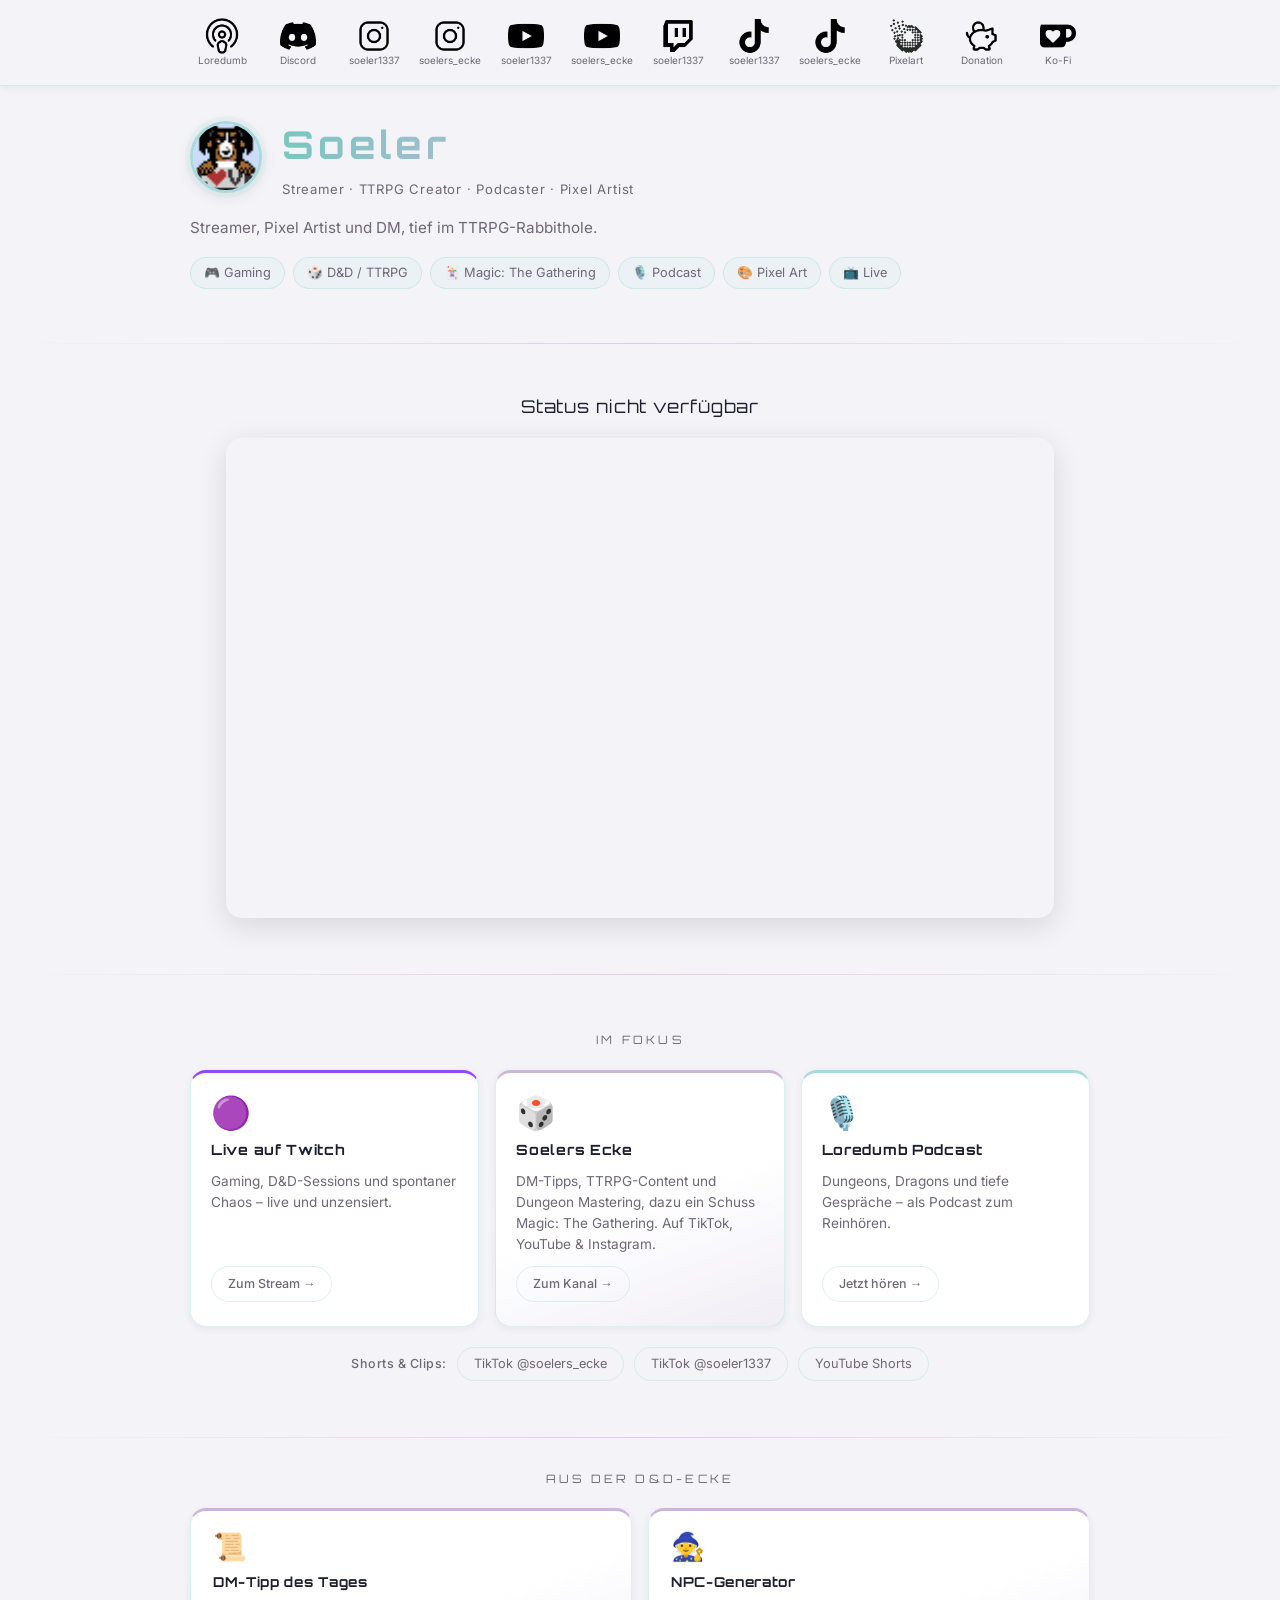
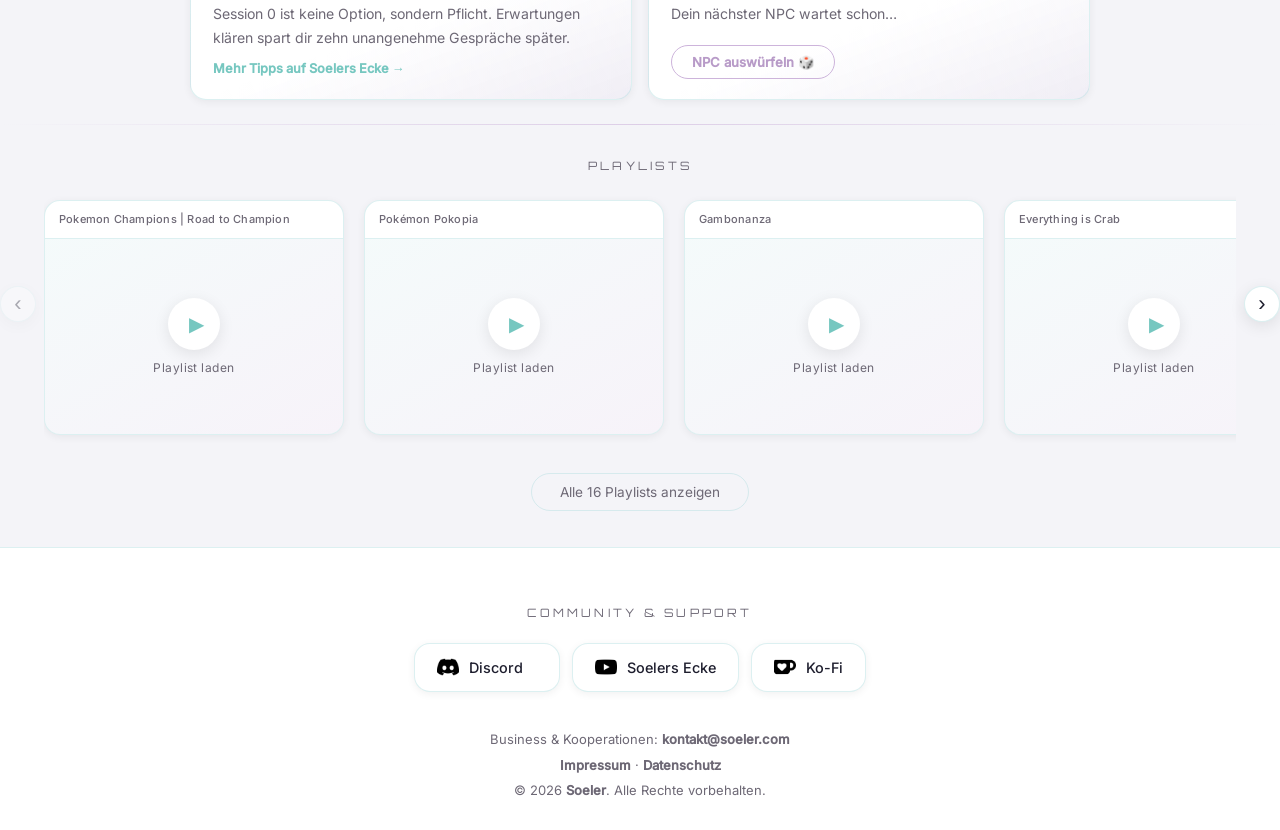
<file: index.html>
<!DOCTYPE html>
<html lang="de">
<head>
  <meta charset="UTF-8">
  <meta name="viewport" content="width=device-width, initial-scale=1">
  <meta name="description" content="Soeler – Streamer, TTRPG-Creator und Pixel Artist. Twitch, Soelers Ecke, Loredumb Podcast und mehr.">
  <meta name="keywords" content="soeler, Soeler, Twitch, YouTube, Podcast, Discord, Pixelart, Streamer, Creator, Loredumb, TTRPG, DnD, soelers_ecke, TikTok, Instagram, soeler1337">
  <meta name="author" content="Soeler">
  <title>Soeler – Streamer, TTRPG & Content Creator</title>
  <link rel="canonical" href="https://soeler.com/">
  <meta name="theme-color" content="#f4f4f8" media="(prefers-color-scheme: light)">
  <meta name="theme-color" content="#0d0d14" media="(prefers-color-scheme: dark)">
  <meta property="og:title" content="Soeler – Links & Stream">
  <meta property="og:description" content="Twitch, Soelers Ecke, Loredumb Podcast und mehr von Soeler.">
  <meta property="og:image" content="https://soeler.com/og-image.jpg">
  <meta property="og:image:width" content="1024">
  <meta property="og:image:height" content="1024">
  <meta property="og:url" content="https://soeler.com">
  <meta property="og:type" content="website">
  <meta property="og:locale" content="de_DE">
  <meta name="twitter:card" content="summary_large_image">
  <meta name="twitter:title" content="Soeler – Links & Stream">
  <meta name="twitter:description" content="Twitch, Soelers Ecke, Loredumb Podcast und mehr von Soeler.">
  <meta name="twitter:image" content="https://soeler.com/og-image.jpg">
  <link rel="preload" href="fonts/inter-latin.woff2" as="font" type="font/woff2" crossorigin>
  <link rel="preload" href="fonts/orbitron-latin.woff2" as="font" type="font/woff2" crossorigin>
  <link rel="stylesheet" href="style.css">
  <link rel="manifest" href="manifest.json">
  <link rel="icon" type="image/png" href="favicon.png">
  <script src="config.js"></script>
  <script defer src="script.js"></script>
  <script type="application/ld+json">
{"@context":"https://schema.org","@type":"Person","name":"Soeler","url":"https://soeler.com","sameAs":["https://www.twitch.tv/soeler1337","https://youtube.com/@soeler1337","https://youtube.com/@soelerartger","https://www.youtube.com/@soelers_ecke","https://www.tiktok.com/@soeler1337","https://www.tiktok.com/@soelers_ecke","https://www.instagram.com/soeler1337","https://www.instagram.com/soelers_ecke","https://discord.com/invite/JEpPWwyeA2","https://www.loredumb.com","https://www.pixilart.com/soeler/gallery"],"description":"Streamer, TTRPG-Creator, Podcaster und Pixel Artist.","image":"https://soeler.com/og-image.jpg"}
  </script>
</head>
<body>

<div id="loader"><h1>Soeler</h1></div>

<header>
  <div class="header-inner">
    <div class="icon-links"></div>
  </div>
</header>

<main>

  <!-- Hero + Bio -->
  <section id="hero">
    <div class="hero-top">
      <img id="hero-avatar" src="favicon.png" alt="Soeler" class="hero-avatar">
      <div class="hero-text">
        <h1 class="hero-name">Soeler</h1>
        <p class="hero-tagline">Streamer · TTRPG Creator · Podcaster · Pixel Artist</p>
      </div>
    </div>
    <p class="hero-bio">Streamer, Pixel Artist und DM, tief im TTRPG-Rabbithole.</p>
    <div class="about-badges">
      <span class="badge">🎮 Gaming</span>
      <span class="badge">🎲 D&amp;D / TTRPG</span>
      <span class="badge">🃏 Magic: The Gathering</span>
      <span class="badge">🎙️ Podcast</span>
      <span class="badge">🎨 Pixel Art</span>
      <span class="badge">📺 Live</span>
    </div>
  </section>

  <hr class="divider">

  <!-- Stream -->
  <div id="stream-section">
    <div class="stream-header">
      <span id="live-dot" class="live-dot" hidden></span>
      <h2 id="stream-title" class="skeleton-text">Stream lädt…</h2>
    </div>
    <iframe id="twitch-embed"
      data-src="https://player.twitch.tv/?channel=soeler1337&parent=soeler.com&muted=true"
      title="Twitch Stream von soeler1337"
      frameborder="0" allowfullscreen hidden>
    </iframe>
    <div id="stream-offline" class="stream-offline-card" hidden>
      <span class="offline-icon">🟣</span>
      <p class="offline-text">Gerade kein Stream. Folg mir auf Twitch, um nichts zu verpassen!</p>
      <a href="https://www.twitch.tv/soeler1337" target="_blank" rel="noopener" class="offline-btn">Auf Twitch folgen →</a>
      <div class="d20-zone">
        <p class="d20-invite">Kein Stream? Würfle solange einen Wurf:</p>
        <button id="d20-die" class="d20-die" aria-label="d20 würfeln">20</button>
        <p id="d20-result" class="d20-result">&nbsp;</p>
      </div>
    </div>
  </div>

  <hr class="divider">

  <!-- Im Fokus -->
  <section id="focus-section">
    <h2 class="section-heading">Im Fokus</h2>
    <div class="focus-grid">

      <a class="focus-card focus-card--twitch" href="https://www.twitch.tv/soeler1337" target="_blank" rel="noopener">
        <span class="focus-icon">🟣</span>
        <h3>Live auf Twitch</h3>
        <p>Gaming, D&amp;D-Sessions und spontaner Chaos – live und unzensiert.</p>
        <span class="focus-cta">Zum Stream →</span>
      </a>

      <a class="focus-card focus-card--highlight" href="https://www.youtube.com/@soelers_ecke" target="_blank" rel="noopener">
        <span class="focus-icon">🎲</span>
        <h3>Soelers Ecke</h3>
        <p>DM-Tipps, TTRPG-Content und Dungeon Mastering, dazu ein Schuss Magic: The Gathering. Auf TikTok, YouTube &amp; Instagram.</p>
        <span class="focus-cta">Zum Kanal →</span>
      </a>

      <a class="focus-card focus-card--podcast" href="https://www.loredumb.com" target="_blank" rel="noopener">
        <span class="focus-icon">🎙️</span>
        <h3>Loredumb Podcast</h3>
        <p>Dungeons, Dragons und tiefe Gespräche – als Podcast zum Reinhören.</p>
        <span class="focus-cta">Jetzt hören →</span>
      </a>

    </div>

    <div class="shorts-row">
      <span class="shorts-label">Shorts &amp; Clips:</span>
      <a href="https://www.tiktok.com/@soelers_ecke" target="_blank" rel="noopener" class="shorts-pill">TikTok @soelers_ecke</a>
      <a href="https://www.tiktok.com/@soeler1337" target="_blank" rel="noopener" class="shorts-pill">TikTok @soeler1337</a>
      <a href="https://www.youtube.com/@soeler1337/shorts" target="_blank" rel="noopener" class="shorts-pill">YouTube Shorts</a>
    </div>
  </section>

  <hr class="divider">

  <!-- D&D-Ecke: Tipp des Tages + NPC-Generator -->
  <section id="dnd-corner">
    <h2 class="section-heading">Aus der D&amp;D-Ecke</h2>
    <div class="dnd-grid">

      <div class="dnd-card">
        <span class="dnd-card-icon">📜</span>
        <h3>DM-Tipp des Tages</h3>
        <p id="dm-tip" class="dnd-card-text">…</p>
        <a href="https://www.youtube.com/@soelers_ecke" target="_blank" rel="noopener" class="dnd-card-link">Mehr Tipps auf Soelers Ecke →</a>
      </div>

      <div class="dnd-card">
        <span class="dnd-card-icon">🧙</span>
        <h3>NPC-Generator</h3>
        <p id="npc-result" class="dnd-card-text">Dein nächster NPC wartet schon…</p>
        <button id="npc-btn" class="dnd-card-btn">NPC auswürfeln 🎲</button>
      </div>

    </div>
  </section>

  <hr class="divider">

  <!-- Neueste Videos (filled by JS, stays hidden if fetch fails) -->
  <section id="latest-video-section" hidden>
    <h2 class="section-heading">Neu von Soelers Ecke</h2>
    <div id="lv-grid" class="lv-grid"></div>
    <hr class="divider lv-divider">
  </section>

  <!-- Playlists Carousel -->
  <section id="playlist-section">
  <h2 class="section-heading">Playlists</h2>
  <div class="carousel-wrapper">
    <button class="carousel-btn carousel-prev" aria-label="Zurück">&#8249;</button>
    <div class="carousel-track gallery">
      <div class="playlist-card" data-list="PLMLksCq-zS7_0t8fZaJCdYJlbbXwnq9nL"><h3>Pokemon Champions | Road to Champion</h3></div>
      <div class="playlist-card" data-list="PLMLksCq-zS7-IfQhtKyHQr4WjbjDZuCi7"><h3>Pokémon Pokopia</h3></div>
      <div class="playlist-card" data-list="PLMLksCq-zS7_RNuJtDtyeDhHKvX7R-esv"><h3>Gambonanza</h3></div>
      <div class="playlist-card" data-list="PLMLksCq-zS79Bby3kluRdTk__hBSnoUXl"><h3>Everything is Crab</h3></div>
      <div class="playlist-card" data-list="PLMLksCq-zS7-GOmJVLTtnwlIyiyH7AFc5"><h3>Clair Obscur Expedition 33 Deutsch</h3></div>
      <div class="playlist-card" data-list="PLMLksCq-zS78LO2nZT4uK91t5pHGexWE7"><h3>Daily Pixel Challenge</h3></div>
      <div class="playlist-card" data-list="PLMLksCq-zS792w13JXnHS7GObASDPoqRJ" hidden><h3>Wow Classic Hardcore | Live | GER</h3></div>
      <div class="playlist-card" data-list="PLMLksCq-zS7-CjQHQWwsRJf3WafnPnEjM" hidden><h3>Slots &amp; Daggers | LIVE</h3></div>
      <div class="playlist-card" data-list="PLMLksCq-zS7_zygnc-gxVSJS5qBwHc2cj" hidden><h3>Elden Ring Boss Rush Live</h3></div>
      <div class="playlist-card" data-list="PLMLksCq-zS7-RzsYaXqJcEOOD-7UFV0nS" hidden><h3>LoL A-Z Challenge</h3></div>
      <div class="playlist-card" data-list="PLMLksCq-zS7_qlBSANi4WQHqzJgdqfU_P" hidden><h3>Battlefield 6 Gameplay VOD</h3></div>
      <div class="playlist-card" data-list="PLMLksCq-zS78WzgbpvviISsFc5LPIaq4Y" hidden><h3>Elden Ring Bosse – Shorts</h3></div>
      <div class="playlist-card" data-list="PLMLksCq-zS79ufSir-R36DXjRuJc_DOS3" hidden><h3>Elden Ring Bosse</h3></div>
      <div class="playlist-card" data-list="PLMLksCq-zS7_Aii82JCg4NgoqAKCoNi8x" hidden><h3>Elden Ring First ever Playthrough | Let's Play Deutsch</h3></div>
      <div class="playlist-card" data-list="PLMLksCq-zS7-F8Jy2Ux3_cqp7Io5A8785" hidden><h3>NieR: Automata – Let's Play Deutsch</h3></div>
      <div class="playlist-card" data-list="PLMLksCq-zS7-MeOZ5D_VCXsx2w3zPPw2e" hidden><h3>Detroit: Become Human Playthrough</h3></div>
    </div>
    <button class="carousel-btn carousel-next" aria-label="Weiter">&#8250;</button>
  </div>
  <div class="show-more-wrap">
    <button class="show-more-btn" id="playlist-toggle">Alle 16 Playlists anzeigen</button>
  </div>
  </section>

</main>

<footer>
  <section class="connect-section">
    <h2 class="section-heading">Community &amp; Support</h2>
    <div class="connect-row">
      <a href="https://discord.gg/UDwEWXBc4z" class="connect-btn" target="_blank" rel="noopener">
        <img src="icons/discord.png" alt="Discord"> Discord<span id="discord-count" class="connect-count"></span>
      </a>
      <a href="https://www.youtube.com/@soelers_ecke" class="connect-btn" target="_blank" rel="noopener">
        <img src="icons/youtube.png" alt="YouTube"> Soelers Ecke
      </a>
      <a href="https://ko-fi.com/soeler" class="connect-btn" target="_blank" rel="noopener">
        <img src="icons/kofi.png" alt="Ko-Fi"> Ko-Fi
      </a>
    </div>
  </section>
  <p class="footer-contact">Business &amp; Kooperationen: <a href="mailto:kontakt@soeler.com">kontakt@soeler.com</a></p>
  <p><a href="https://rahft.com/talents/soeler/#imprint" target="_blank" rel="noopener">Impressum</a> · <a href="datenschutz.html">Datenschutz</a></p>
  <p>&copy; <span id="copyright-year">2025</span> <a href="https://soeler.com">Soeler</a>. Alle Rechte vorbehalten.</p>
</footer>

<button id="back-to-top" aria-label="Nach oben">&#8679;</button>

<!-- GoatCounter Analytics (privacy-friendly, no cookies) -->
<script data-goatcounter="https://soeler.goatcounter.com/count" async src="//gc.zgo.at/count.js"></script>

</body>
</html>
</file>
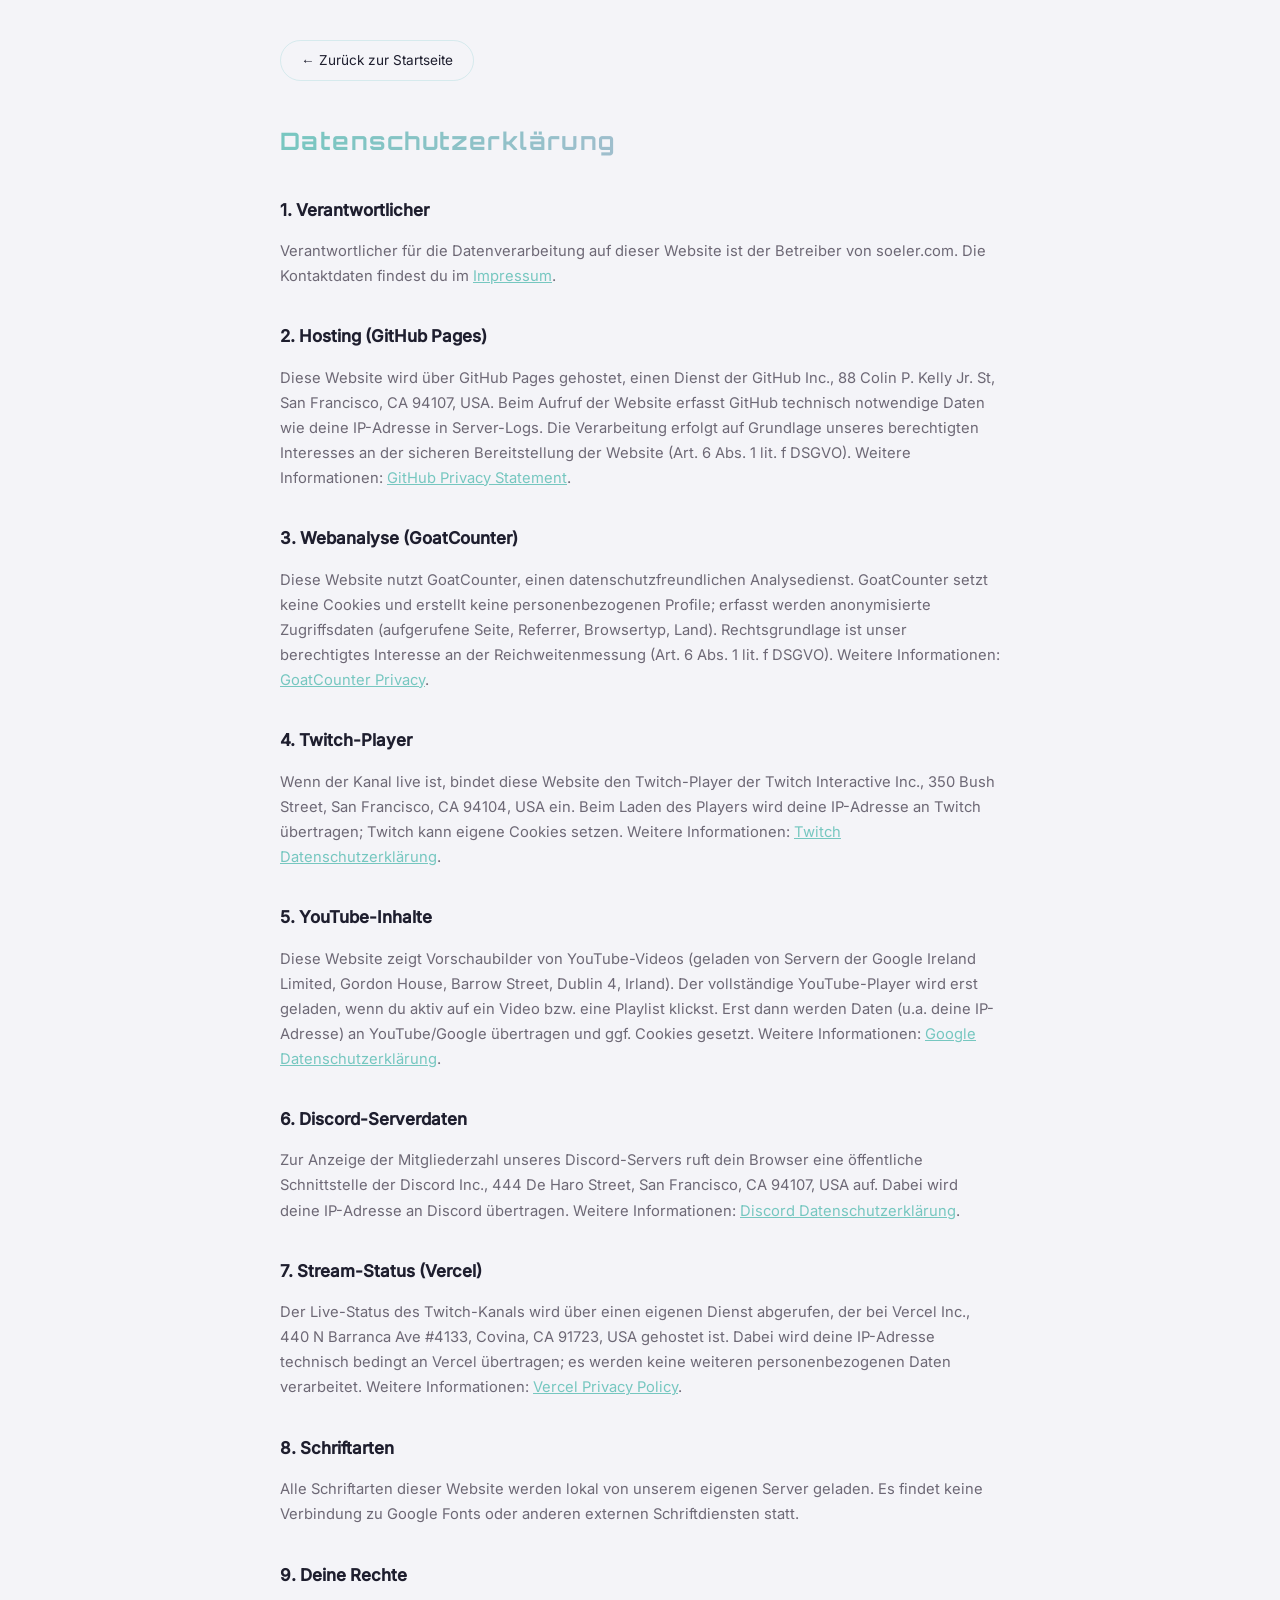
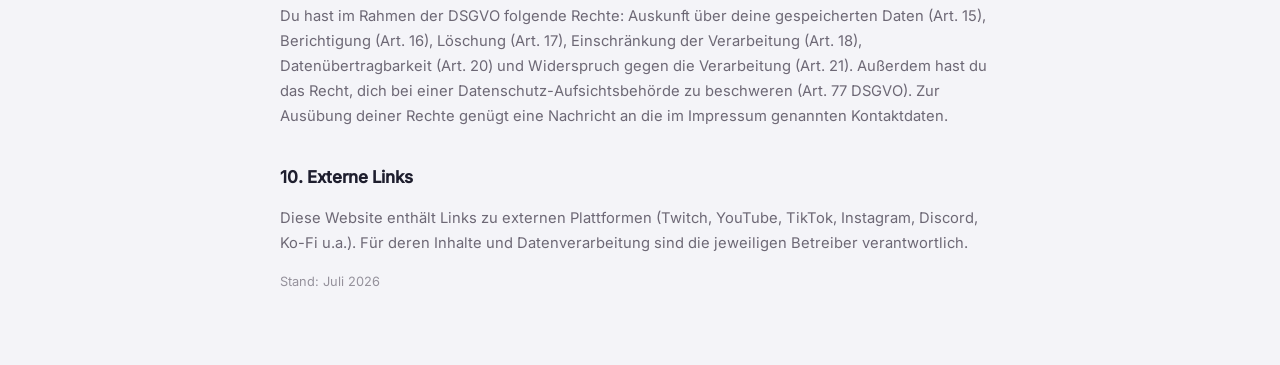
<file: datenschutz.html>
<!DOCTYPE html>
<html lang="de">
<head>
  <meta charset="UTF-8">
  <meta name="viewport" content="width=device-width, initial-scale=1">
  <meta name="robots" content="noindex">
  <title>Datenschutzerklärung | Soeler</title>
  <link rel="icon" type="image/png" href="/favicon.png">
  <style>
    @font-face {
      font-family: 'Inter';
      font-style: normal;
      font-weight: 400 500;
      font-display: swap;
      src: url('/fonts/inter-latin.woff2') format('woff2');
    }
    @font-face {
      font-family: 'Orbitron';
      font-style: normal;
      font-weight: 400 700;
      font-display: swap;
      src: url('/fonts/orbitron-latin.woff2') format('woff2');
    }
    :root {
      --teal: #a8dadc;
      --teal-dark: #76c7c0;
      --purple: #cdb4db;
      --bg: #f4f4f8;
      --surface: #ffffff;
      --text: #1e1e2e;
      --text-secondary: #6d6875;
      --border: rgba(168, 218, 220, 0.4);
    }
    @media (prefers-color-scheme: dark) {
      :root {
        --bg: #0d0d14;
        --surface: #16162a;
        --text: #e0e0f0;
        --text-secondary: #9990aa;
        --border: rgba(168, 218, 220, 0.12);
      }
    }
    * { box-sizing: border-box; }
    body {
      margin: 0;
      background: var(--bg);
      color: var(--text);
      font-family: 'Inter', sans-serif;
      line-height: 1.7;
      padding: 40px 20px 60px;
    }
    main { max-width: 720px; margin: 0 auto; }
    h1 {
      font-family: 'Orbitron', sans-serif;
      font-size: 1.5rem;
      letter-spacing: 0.06em;
      background: linear-gradient(120deg, var(--teal-dark) 0%, var(--purple) 100%);
      -webkit-background-clip: text;
      -webkit-text-fill-color: transparent;
      background-clip: text;
    }
    h2 {
      font-size: 1.05rem;
      margin-top: 2em;
      color: var(--text);
    }
    p, li { font-size: 0.92rem; color: var(--text-secondary); }
    a { color: var(--teal-dark); }
    .back {
      display: inline-block;
      margin-bottom: 24px;
      padding: 8px 20px;
      border: 1.5px solid var(--border);
      border-radius: 100px;
      color: var(--text);
      text-decoration: none;
      font-size: 0.85rem;
    }
    .back:hover { border-color: var(--teal); }
    .stand { font-size: 0.8rem; opacity: 0.7; }
  </style>
</head>
<body>
<main>
  <a class="back" href="/">← Zurück zur Startseite</a>
  <h1>Datenschutzerklärung</h1>

  <h2>1. Verantwortlicher</h2>
  <p>Verantwortlicher für die Datenverarbeitung auf dieser Website ist der Betreiber von soeler.com. Die Kontaktdaten findest du im <a href="https://rahft.com/talents/soeler/#imprint" target="_blank" rel="noopener">Impressum</a>.</p>

  <h2>2. Hosting (GitHub Pages)</h2>
  <p>Diese Website wird über GitHub Pages gehostet, einen Dienst der GitHub Inc., 88 Colin P. Kelly Jr. St, San Francisco, CA 94107, USA. Beim Aufruf der Website erfasst GitHub technisch notwendige Daten wie deine IP-Adresse in Server-Logs. Die Verarbeitung erfolgt auf Grundlage unseres berechtigten Interesses an der sicheren Bereitstellung der Website (Art. 6 Abs. 1 lit. f DSGVO). Weitere Informationen: <a href="https://docs.github.com/en/site-policy/privacy-policies/github-general-privacy-statement" target="_blank" rel="noopener">GitHub Privacy Statement</a>.</p>

  <h2>3. Webanalyse (GoatCounter)</h2>
  <p>Diese Website nutzt GoatCounter, einen datenschutzfreundlichen Analysedienst. GoatCounter setzt keine Cookies und erstellt keine personenbezogenen Profile; erfasst werden anonymisierte Zugriffsdaten (aufgerufene Seite, Referrer, Browsertyp, Land). Rechtsgrundlage ist unser berechtigtes Interesse an der Reichweitenmessung (Art. 6 Abs. 1 lit. f DSGVO). Weitere Informationen: <a href="https://www.goatcounter.com/help/privacy" target="_blank" rel="noopener">GoatCounter Privacy</a>.</p>

  <h2>4. Twitch-Player</h2>
  <p>Wenn der Kanal live ist, bindet diese Website den Twitch-Player der Twitch Interactive Inc., 350 Bush Street, San Francisco, CA 94104, USA ein. Beim Laden des Players wird deine IP-Adresse an Twitch übertragen; Twitch kann eigene Cookies setzen. Weitere Informationen: <a href="https://www.twitch.tv/p/de-de/legal/privacy-notice/" target="_blank" rel="noopener">Twitch Datenschutzerklärung</a>.</p>

  <h2>5. YouTube-Inhalte</h2>
  <p>Diese Website zeigt Vorschaubilder von YouTube-Videos (geladen von Servern der Google Ireland Limited, Gordon House, Barrow Street, Dublin 4, Irland). Der vollständige YouTube-Player wird erst geladen, wenn du aktiv auf ein Video bzw. eine Playlist klickst. Erst dann werden Daten (u.a. deine IP-Adresse) an YouTube/Google übertragen und ggf. Cookies gesetzt. Weitere Informationen: <a href="https://policies.google.com/privacy" target="_blank" rel="noopener">Google Datenschutzerklärung</a>.</p>

  <h2>6. Discord-Serverdaten</h2>
  <p>Zur Anzeige der Mitgliederzahl unseres Discord-Servers ruft dein Browser eine öffentliche Schnittstelle der Discord Inc., 444 De Haro Street, San Francisco, CA 94107, USA auf. Dabei wird deine IP-Adresse an Discord übertragen. Weitere Informationen: <a href="https://discord.com/privacy" target="_blank" rel="noopener">Discord Datenschutzerklärung</a>.</p>

  <h2>7. Stream-Status (Vercel)</h2>
  <p>Der Live-Status des Twitch-Kanals wird über einen eigenen Dienst abgerufen, der bei Vercel Inc., 440 N Barranca Ave #4133, Covina, CA 91723, USA gehostet ist. Dabei wird deine IP-Adresse technisch bedingt an Vercel übertragen; es werden keine weiteren personenbezogenen Daten verarbeitet. Weitere Informationen: <a href="https://vercel.com/legal/privacy-policy" target="_blank" rel="noopener">Vercel Privacy Policy</a>.</p>

  <h2>8. Schriftarten</h2>
  <p>Alle Schriftarten dieser Website werden lokal von unserem eigenen Server geladen. Es findet keine Verbindung zu Google Fonts oder anderen externen Schriftdiensten statt.</p>

  <h2>9. Deine Rechte</h2>
  <p>Du hast im Rahmen der DSGVO folgende Rechte: Auskunft über deine gespeicherten Daten (Art. 15), Berichtigung (Art. 16), Löschung (Art. 17), Einschränkung der Verarbeitung (Art. 18), Datenübertragbarkeit (Art. 20) und Widerspruch gegen die Verarbeitung (Art. 21). Außerdem hast du das Recht, dich bei einer Datenschutz-Aufsichtsbehörde zu beschweren (Art. 77 DSGVO). Zur Ausübung deiner Rechte genügt eine Nachricht an die im Impressum genannten Kontaktdaten.</p>

  <h2>10. Externe Links</h2>
  <p>Diese Website enthält Links zu externen Plattformen (Twitch, YouTube, TikTok, Instagram, Discord, Ko-Fi u.a.). Für deren Inhalte und Datenverarbeitung sind die jeweiligen Betreiber verantwortlich.</p>

  <p class="stand">Stand: Juli 2026</p>
</main>
</body>
</html>
</file>
<file: style.css>
/* =============================================
   Fonts (self-hosted, DSGVO-konform)
   ============================================= */
@font-face {
  font-family: 'Inter';
  font-style: normal;
  font-weight: 400 500;
  font-display: swap;
  src: url('fonts/inter-latin.woff2') format('woff2');
}
@font-face {
  font-family: 'Orbitron';
  font-style: normal;
  font-weight: 400 700;
  font-display: swap;
  src: url('fonts/orbitron-latin.woff2') format('woff2');
}

/* =============================================
   CSS Custom Properties
   ============================================= */
:root {
  --teal: #a8dadc;
  --teal-dark: #76c7c0;
  --purple: #cdb4db;
  --purple-dark: #b89bc8;
  --muted: #6d6875;
  --bg: #f4f4f8;
  --surface: #ffffff;
  --text: #1e1e2e;
  --text-secondary: #6d6875;
  --border: rgba(168, 218, 220, 0.4);
  --shadow-sm: 0 2px 8px rgba(0,0,0,0.06);
  --shadow-md: 0 4px 16px rgba(0,0,0,0.09);
  --shadow-lg: 0 8px 30px rgba(0,0,0,0.12);
  --radius-sm: 10px;
  --radius-md: 16px;
  --radius-lg: 24px;
  --font-heading: 'Orbitron', sans-serif;
  --font-body: 'Inter', sans-serif;
}

@media (prefers-color-scheme: dark) {
  :root {
    --bg: #0d0d14;
    --surface: #16162a;
    --text: #e0e0f0;
    --text-secondary: #9990aa;
    --border: rgba(168, 218, 220, 0.12);
    --shadow-sm: 0 2px 8px rgba(0,0,0,0.3);
    --shadow-md: 0 4px 16px rgba(0,0,0,0.4);
    --shadow-lg: 0 8px 30px rgba(0,0,0,0.5);
  }
}

/* =============================================
   Reset & Base
   ============================================= */
*, *::before, *::after { box-sizing: border-box; }

body {
  margin: 0;
  padding: 0;
  background-color: var(--bg);
  color: var(--text);
  font-family: var(--font-body);
  transition: background-color 0.4s ease, color 0.4s ease;
  line-height: 1.6;
}

/* =============================================
   Loader
   ============================================= */
#loader {
  position: fixed;
  inset: 0;
  background: var(--bg);
  color: var(--teal);
  font-family: var(--font-heading);
  font-size: 3rem;
  display: flex;
  align-items: center;
  justify-content: center;
  z-index: 9999;
  transition: opacity 0.45s ease, visibility 0.45s ease;
  /* Fallback: hide even without JS */
  animation: fadeOut 0.6s 5s forwards;
}
#loader.done {
  opacity: 0;
  visibility: hidden;
}
#loader h1 { animation: flicker 2s infinite alternate; }

@keyframes flicker {
  0%   { opacity: 1; text-shadow: 0 0 5px var(--teal), 0 0 10px var(--teal), 0 0 25px var(--teal); }
  50%  { opacity: 0.6; text-shadow: 0 0 2px var(--teal), 0 0 5px var(--teal); }
  100% { opacity: 1; text-shadow: 0 0 5px var(--teal), 0 0 10px var(--teal), 0 0 25px var(--teal); }
}
@keyframes fadeOut { to { opacity: 0; visibility: hidden; } }

/* =============================================
   Header
   ============================================= */
header {
  position: sticky;
  top: 0;
  z-index: 100;
  background: rgba(244, 244, 248, 0.82);
  backdrop-filter: blur(14px);
  -webkit-backdrop-filter: blur(14px);
  border-bottom: 1px solid var(--border);
  box-shadow: var(--shadow-sm);
  transition: background 0.4s ease, border-color 0.4s ease;
}
@media (prefers-color-scheme: dark) {
  header { background: rgba(13, 13, 20, 0.82); }
}

.header-inner {
  display: flex;
  align-items: center;
  padding: 8px 16px;
  max-width: 1400px;
  margin: 0 auto;
}

/* =============================================
   Icon Links
   ============================================= */
.icon-links {
  display: flex;
  flex: 1;
  flex-wrap: nowrap;
  overflow-x: auto;
  align-items: center;
  justify-content: center;
  gap: 4px;
  padding: 4px 0;
  scrollbar-width: thin;
  scrollbar-color: var(--teal) transparent;
}
.icon-links::-webkit-scrollbar { height: 4px; }
.icon-links::-webkit-scrollbar-track { background: transparent; }
.icon-links::-webkit-scrollbar-thumb { background-color: var(--teal); border-radius: 4px; }

.icon-container {
  display: flex;
  flex-direction: column;
  align-items: center;
  text-align: center;
  flex: 0 0 auto;
  width: 72px;
  padding: 6px 4px;
  border-radius: var(--radius-sm);
  cursor: pointer;
  opacity: 0;
  transition: opacity 0.8s ease, background 0.2s ease, transform 0.2s ease;
}
.icon-container:hover {
  background: rgba(168, 218, 220, 0.12);
  transform: translateY(-2px);
}
.icon-container a {
  display: flex;
  flex-direction: column;
  align-items: center;
  gap: 6px;
  text-decoration: none;
}
.icon-container img {
  width: 36px;
  height: 36px;
  border-radius: 10px;
  transition: transform 0.25s ease, box-shadow 0.25s ease;
  object-fit: cover;
}
@media (prefers-color-scheme: dark) {
  .icon-container img { background: rgba(255,255,255,0.9); padding: 4px; }
}
.icon-container:hover img {
  transform: scale(1.12);
  box-shadow: 0 4px 14px rgba(168, 218, 220, 0.5);
}
.icon-label {
  font-size: 10px;
  color: var(--text-secondary);
  line-height: 1.3;
  word-break: break-word;
  hyphens: auto;
  max-width: 64px;
}
.loaded .icon-container { opacity: 1; }

/* =============================================
   Hero Section
   ============================================= */
#hero {
  display: flex;
  flex-direction: column;
  gap: 16px;
  padding: 28px 30px 30px;
  max-width: 960px;
  margin: 0 auto;
}

.hero-top {
  display: flex;
  align-items: center;
  gap: 20px;
}

.hero-avatar {
  width: 72px;
  height: 72px;
  border-radius: 50%;
  border: 3px solid var(--teal);
  box-shadow: 0 0 0 5px rgba(168, 218, 220, 0.15), var(--shadow-md);
  object-fit: cover;
  flex-shrink: 0;
  transition: box-shadow 0.3s ease;
}
.hero-avatar:hover {
  box-shadow: 0 0 0 8px rgba(168, 218, 220, 0.25), var(--shadow-lg);
}

.hero-text { display: flex; flex-direction: column; gap: 4px; }

.hero-name {
  font-family: var(--font-heading);
  font-size: 2.4rem;
  font-weight: 700;
  margin: 0;
  letter-spacing: 0.1em;
  background: linear-gradient(120deg, var(--teal-dark) 0%, var(--purple) 100%);
  -webkit-background-clip: text;
  -webkit-text-fill-color: transparent;
  background-clip: text;
}

.hero-tagline {
  font-size: 0.82rem;
  color: var(--text-secondary);
  letter-spacing: 0.06em;
  margin: 0;
}

.hero-bio {
  font-size: 0.95rem;
  color: var(--text-secondary);
  line-height: 1.6;
  margin: 0;
}

.about-badges {
  display: flex;
  flex-wrap: wrap;
  gap: 8px;
}
.badge {
  padding: 5px 13px;
  background: rgba(168, 218, 220, 0.1);
  border: 1px solid var(--border);
  border-radius: 100px;
  font-size: 0.8rem;
  color: var(--text-secondary);
  white-space: nowrap;
  transition: background 0.2s, border-color 0.2s;
}
.badge:hover { background: rgba(168,218,220,0.2); border-color: var(--teal); }

/* =============================================
   Shared
   ============================================= */
.divider {
  border: 0;
  height: 1px;
  background: linear-gradient(90deg, transparent, var(--purple), transparent);
  margin: 24px auto;
  opacity: 0.6;
}

.section-heading {
  font-family: var(--font-heading);
  text-align: center;
  font-size: 0.72rem;
  font-weight: 400;
  color: var(--text-secondary);
  letter-spacing: 0.28em;
  text-transform: uppercase;
  margin: 0 0 20px;
}

/* =============================================
   Stream Section
   ============================================= */
#stream-section {
  text-align: center;
  padding: 24px 30px 32px;
  max-width: 960px;
  margin: 0 auto;
}
.stream-header {
  display: flex;
  align-items: center;
  justify-content: center;
  gap: 10px;
  margin-bottom: 4px;
}
#stream-title {
  font-family: var(--font-heading);
  font-size: 1.1rem;
  font-weight: 400;
  color: var(--text);
  margin: 0;
  letter-spacing: 0.05em;
}
#stream-title.skeleton-text {
  color: transparent;
  border-radius: 6px;
  background: linear-gradient(90deg, var(--border) 25%, rgba(168,218,220,0.25) 50%, var(--border) 75%);
  background-size: 200% 100%;
  animation: shimmer 1.5s infinite;
  user-select: none;
  min-width: 200px;
}
@keyframes shimmer {
  0%   { background-position: 200% 0; }
  100% { background-position: -200% 0; }
}
.live-dot {
  width: 11px;
  height: 11px;
  border-radius: 50%;
  background: #ff3b3b;
  flex-shrink: 0;
  animation: pulse-dot 1.6s ease-in-out infinite;
}
@keyframes pulse-dot {
  0%, 100% { transform: scale(1); box-shadow: 0 0 0 0 rgba(255,59,59,0.45); }
  60%       { transform: scale(1.15); box-shadow: 0 0 0 7px rgba(255,59,59,0); }
}
#stream-section iframe {
  width: min(92%, 960px);
  height: 480px;
  border: none;
  border-radius: var(--radius-md);
  box-shadow: var(--shadow-lg);
  margin-top: 18px;
  display: block;
  margin-inline: auto;
}
#stream-section iframe[hidden] { display: none; }

/* Offline card (shown instead of the player when not live) */
.stream-offline-card {
  width: min(92%, 560px);
  margin: 18px auto 0;
  padding: 30px 26px;
  background: var(--surface);
  border: 1px solid var(--border);
  border-radius: var(--radius-md);
  box-shadow: var(--shadow-sm);
  display: flex;
  flex-direction: column;
  align-items: center;
  gap: 12px;
}
.stream-offline-card[hidden] { display: none; }
.offline-icon { font-size: 2.2rem; line-height: 1; }
.offline-text {
  font-size: 0.92rem;
  color: var(--text-secondary);
  margin: 0;
  line-height: 1.6;
}
.offline-btn {
  padding: 9px 22px;
  border: 1.5px solid #9147ff;
  border-radius: 100px;
  color: #9147ff;
  font-size: 0.85rem;
  font-weight: 600;
  text-decoration: none;
  transition: background 0.2s, color 0.2s;
}
.offline-btn:hover {
  background: #9147ff;
  color: #fff;
}

/* =============================================
   Focus Section
   ============================================= */
#focus-section {
  padding: 32px 30px;
  max-width: 960px;
  margin: 0 auto;
}

.focus-grid {
  display: grid;
  grid-template-columns: repeat(3, 1fr);
  gap: 16px;
}

.focus-card {
  background: var(--surface);
  border: 1px solid var(--border);
  border-top: 3px solid var(--border);
  border-radius: var(--radius-md);
  padding: 24px 20px;
  text-decoration: none;
  display: flex;
  flex-direction: column;
  gap: 10px;
  transition: transform 0.22s ease, box-shadow 0.22s ease;
  box-shadow: var(--shadow-sm);
  position: relative;
  overflow: hidden;
}
.focus-card:hover {
  transform: translateY(-5px);
  box-shadow: var(--shadow-lg);
}

.focus-card--twitch  { border-top-color: #9147ff; }
.focus-card--podcast { border-top-color: var(--teal); }

.focus-card--highlight {
  border-top-color: var(--purple);
  background: linear-gradient(160deg, var(--surface) 50%, rgba(205,180,219,0.1) 100%);
}

.focus-icon { font-size: 2rem; line-height: 1; }

.focus-card h3 {
  font-family: var(--font-heading);
  font-size: 0.88rem;
  font-weight: 700;
  color: var(--text);
  margin: 0;
  letter-spacing: 0.05em;
}

.focus-card p {
  font-size: 0.85rem;
  color: var(--text-secondary);
  margin: 0;
  line-height: 1.55;
  flex: 1;
}

.focus-cta {
  align-self: flex-start;
  padding: 7px 16px;
  border: 1.5px solid var(--border);
  border-radius: 100px;
  font-size: 0.78rem;
  color: var(--text-secondary);
  font-weight: 500;
  transition: border-color 0.2s, color 0.2s, background 0.2s;
}
.focus-card:hover .focus-cta {
  border-color: var(--teal);
  color: var(--teal);
  background: rgba(168,218,220,0.08);
}
.focus-card--highlight:hover .focus-cta {
  border-color: var(--purple);
  color: var(--purple-dark);
  background: rgba(205,180,219,0.1);
}

/* Shorts row */
.shorts-row {
  display: flex;
  align-items: center;
  flex-wrap: wrap;
  gap: 10px;
  margin-top: 20px;
  justify-content: center;
}
.shorts-label {
  font-size: 0.78rem;
  color: var(--text-secondary);
  font-weight: 500;
  letter-spacing: 0.04em;
}
.shorts-pill {
  padding: 6px 16px;
  border: 1.5px solid var(--border);
  border-radius: 100px;
  font-size: 0.8rem;
  color: var(--text-secondary);
  text-decoration: none;
  transition: border-color 0.2s, color 0.2s, background 0.2s;
  white-space: nowrap;
}
.shorts-pill:hover {
  border-color: var(--teal);
  color: var(--teal);
  background: rgba(168,218,220,0.08);
}

/* =============================================
   Playlist Carousel
   ============================================= */
.carousel-wrapper {
  position: relative;
  padding: 0 44px 20px;
}
.carousel-track {
  display: flex;
  overflow-x: auto;
  scroll-snap-type: x mandatory;
  scroll-behavior: smooth;
  gap: 20px;
  padding: 4px 2px 14px;
  scrollbar-width: thin;
  scrollbar-color: var(--teal) transparent;
}
.carousel-track::-webkit-scrollbar { height: 4px; }
.carousel-track::-webkit-scrollbar-track { background: transparent; }
.carousel-track::-webkit-scrollbar-thumb { background: var(--teal); border-radius: 4px; }

.carousel-track .playlist-card {
  scroll-snap-align: start;
  flex: 0 0 300px;
}

.carousel-btn {
  position: absolute;
  top: calc(50% - 28px);
  transform: translateY(-50%);
  width: 36px;
  height: 36px;
  border-radius: 50%;
  border: 1.5px solid var(--border);
  background: var(--surface);
  color: var(--text);
  font-size: 22px;
  line-height: 1;
  cursor: pointer;
  display: flex;
  align-items: center;
  justify-content: center;
  z-index: 10;
  box-shadow: var(--shadow-md);
  transition: background 0.2s, border-color 0.2s, color 0.2s, transform 0.2s;
}
.carousel-btn:hover {
  background: var(--teal);
  border-color: var(--teal);
  color: #1e1e2e;
  transform: translateY(-50%) scale(1.1);
}
.carousel-prev { left: 0; }
.carousel-next { right: 0; }

/* =============================================
   D&D-Ecke
   ============================================= */
#dnd-corner {
  padding: 8px 30px 0;
  max-width: 960px;
  margin: 0 auto;
}

.dnd-grid {
  display: grid;
  grid-template-columns: 1fr 1fr;
  gap: 16px;
}

.dnd-card {
  background: linear-gradient(160deg, var(--surface) 55%, rgba(205, 180, 219, 0.09) 100%);
  border: 1px solid var(--border);
  border-top: 3px solid var(--purple);
  border-radius: var(--radius-md);
  padding: 22px 22px 20px;
  box-shadow: var(--shadow-sm);
  display: flex;
  flex-direction: column;
  gap: 10px;
}

.dnd-card-icon { font-size: 1.7rem; line-height: 1; }

.dnd-card h3 {
  font-family: var(--font-heading);
  font-size: 0.85rem;
  font-weight: 700;
  color: var(--text);
  margin: 0;
  letter-spacing: 0.05em;
}

.dnd-card-text {
  font-size: 0.88rem;
  color: var(--text-secondary);
  margin: 0;
  line-height: 1.65;
  flex: 1;
}

.dnd-card-link {
  font-size: 0.8rem;
  color: var(--teal-dark);
  font-weight: 600;
  text-decoration: none;
  transition: color 0.2s;
}
.dnd-card-link:hover { color: var(--teal); }

.dnd-card-btn {
  align-self: flex-start;
  padding: 8px 20px;
  background: transparent;
  border: 1.5px solid var(--purple);
  border-radius: 100px;
  color: var(--purple-dark);
  font-family: var(--font-body);
  font-size: 0.82rem;
  font-weight: 600;
  cursor: pointer;
  transition: background 0.2s, color 0.2s, transform 0.15s;
}
.dnd-card-btn:hover {
  background: var(--purple);
  color: #fff;
  transform: translateY(-1px);
}

/* =============================================
   d20 (offline card)
   ============================================= */
.d20-zone {
  display: flex;
  flex-direction: column;
  align-items: center;
  gap: 8px;
  margin-top: 12px;
  padding-top: 16px;
  border-top: 1px solid var(--border);
  width: 100%;
}

.d20-invite {
  font-size: 0.8rem;
  color: var(--text-secondary);
  margin: 0;
}

.d20-die {
  width: 64px;
  height: 64px;
  border: none;
  cursor: pointer;
  clip-path: polygon(50% 0%, 93% 25%, 93% 75%, 50% 100%, 7% 75%, 7% 25%);
  background: linear-gradient(140deg, var(--teal-dark), var(--purple));
  color: #fff;
  font-family: var(--font-heading);
  font-size: 1.3rem;
  font-weight: 700;
  display: flex;
  align-items: center;
  justify-content: center;
  transition: transform 0.2s ease, filter 0.2s ease;
}
.d20-die:hover { transform: scale(1.08); filter: brightness(1.1); }
.d20-die.rolling { animation: d20-spin 0.12s linear infinite; }

@keyframes d20-spin {
  0%   { transform: rotate(-8deg) scale(1.05); }
  50%  { transform: rotate(8deg) scale(0.97); }
  100% { transform: rotate(-8deg) scale(1.05); }
}

.d20-result {
  min-height: 1.5em;
  font-size: 0.85rem;
  color: var(--text);
  margin: 0;
  max-width: 400px;
  line-height: 1.5;
}
.d20-result.crit { color: var(--teal-dark); font-weight: 600; }
.d20-result.fail { color: #e05555; font-weight: 600; }

/* =============================================
   Latest Videos
   ============================================= */
#latest-video-section {
  padding: 8px 30px 0;
  max-width: 960px;
  margin: 0 auto;
}
#latest-video-section[hidden] { display: none; }

.lv-grid {
  display: grid;
  grid-template-columns: repeat(3, 1fr);
  gap: 16px;
}

.lv-card {
  background: var(--surface);
  border: 1px solid var(--border);
  border-radius: var(--radius-md);
  overflow: hidden;
  text-decoration: none;
  box-shadow: var(--shadow-sm);
  display: flex;
  flex-direction: column;
  transition: transform 0.22s ease, box-shadow 0.22s ease, border-color 0.22s ease;
}
.lv-card:hover {
  transform: translateY(-4px);
  box-shadow: var(--shadow-lg);
  border-color: var(--purple);
}

.lv-thumb {
  position: relative;
  overflow: hidden;
}
.lv-thumb img {
  width: 100%;
  height: 150px;
  object-fit: cover;
  display: block;
}
.lv-play {
  position: absolute;
  inset: 0;
  display: flex;
  align-items: center;
  justify-content: center;
  font-size: 24px;
  color: #fff;
  background: rgba(0, 0, 0, 0.22);
  transition: background 0.2s ease;
}
.lv-card:hover .lv-play { background: rgba(0, 0, 0, 0.45); }

.lv-info {
  display: flex;
  flex-direction: column;
  gap: 6px;
  padding: 12px 14px 14px;
  min-width: 0;
  flex: 1;
}
.lv-badge {
  align-self: flex-start;
  padding: 2px 10px;
  border-radius: 100px;
  background: rgba(205, 180, 219, 0.25);
  color: var(--purple-dark);
  font-size: 0.68rem;
  font-weight: 600;
  letter-spacing: 0.05em;
  text-transform: uppercase;
}
.lv-info h3 {
  font-family: var(--font-body);
  font-size: 0.85rem;
  font-weight: 600;
  color: var(--text);
  margin: 0;
  line-height: 1.45;
  flex: 1;
}
.lv-date {
  font-size: 0.75rem;
  color: var(--text-secondary);
}
.lv-divider { margin-top: 24px; }

/* Discord member count */
.connect-count {
  color: var(--text-secondary);
  font-weight: 400;
  font-size: 0.82rem;
  margin-left: 4px;
}

/* Playlist section */
#playlist-section {
  padding: 8px 0 0;
}

/* Show more */
.show-more-wrap {
  text-align: center;
  padding: 4px 0 36px;
}
.show-more-btn {
  padding: 10px 28px;
  background: transparent;
  border: 1.5px solid var(--border);
  border-radius: 100px;
  font-family: var(--font-body);
  font-size: 0.85rem;
  color: var(--text-secondary);
  cursor: pointer;
  transition: border-color 0.2s, color 0.2s, background 0.2s;
}
.show-more-btn:hover {
  border-color: var(--teal);
  color: var(--teal);
  background: rgba(168,218,220,0.06);
}

/* Playlist card */
.playlist-card {
  background: var(--surface);
  border-radius: var(--radius-md);
  box-shadow: var(--shadow-sm);
  overflow: hidden;
  border: 1px solid var(--border);
  transition: transform 0.22s ease, box-shadow 0.22s ease;
}
.playlist-card:hover { transform: translateY(-5px); box-shadow: var(--shadow-lg); }
.playlist-card h3 {
  font-family: var(--font-body);
  font-size: 11px;
  font-weight: 500;
  padding: 10px 14px;
  margin: 0;
  color: var(--text-secondary);
  white-space: nowrap;
  overflow: hidden;
  text-overflow: ellipsis;
  border-bottom: 1px solid var(--border);
  letter-spacing: 0.02em;
}
.playlist-card iframe { width: 100%; height: 195px; border: none; display: block; }

/* Playlist facade: lightweight placeholder, real player loads on click */
.pl-facade {
  width: 100%;
  height: 195px;
  border: none;
  display: flex;
  flex-direction: column;
  align-items: center;
  justify-content: center;
  gap: 10px;
  cursor: pointer;
  background: linear-gradient(150deg, rgba(168, 218, 220, 0.12), rgba(205, 180, 219, 0.16));
  color: var(--text-secondary);
  font-family: var(--font-body);
  transition: background 0.2s ease;
}
.pl-facade:hover {
  background: linear-gradient(150deg, rgba(168, 218, 220, 0.22), rgba(205, 180, 219, 0.26));
}
.pl-play {
  width: 52px;
  height: 52px;
  border-radius: 50%;
  background: var(--surface);
  color: var(--teal-dark);
  font-size: 20px;
  display: flex;
  align-items: center;
  justify-content: center;
  padding-left: 4px;
  box-shadow: var(--shadow-md);
  transition: transform 0.2s ease;
}
.pl-facade:hover .pl-play { transform: scale(1.1); }
.pl-hint { font-size: 0.75rem; letter-spacing: 0.04em; }

/* =============================================
   Visibility Animations
   ============================================= */
#stream-section,
#focus-section,
.gallery,
.connect-section {
  opacity: 0;
  transform: translateY(28px);
  transition: opacity 0.55s ease, transform 0.55s ease;
}
.loaded #stream-section.visible,
.loaded #focus-section.visible,
.loaded .gallery.visible,
.loaded .connect-section.visible {
  opacity: 1;
  transform: translateY(0);
}

/* =============================================
   Connect / Footer Section
   ============================================= */
.connect-section {
  padding: 40px 30px 32px;
  max-width: 960px;
  margin: 0 auto;
  text-align: center;
}

.connect-row {
  display: flex;
  gap: 12px;
  justify-content: center;
  flex-wrap: wrap;
}

.connect-btn {
  display: flex;
  align-items: center;
  gap: 10px;
  padding: 12px 22px;
  background: var(--surface);
  border: 1.5px solid var(--border);
  border-radius: var(--radius-md);
  text-decoration: none;
  color: var(--text);
  font-size: 0.9rem;
  font-weight: 500;
  transition: border-color 0.2s, transform 0.2s, box-shadow 0.2s;
  box-shadow: var(--shadow-sm);
}
.connect-btn img {
  width: 22px;
  height: 22px;
  border-radius: 6px;
  object-fit: cover;
}
@media (prefers-color-scheme: dark) {
  .connect-btn img { background: rgba(255,255,255,0.85); padding: 2px; }
}
.connect-btn:hover {
  border-color: var(--teal);
  transform: translateY(-2px);
  box-shadow: var(--shadow-md);
}

footer {
  text-align: center;
  padding: 16px 20px 24px;
  background: var(--surface);
  font-size: 13px;
  color: var(--text-secondary);
  border-top: 1px solid var(--border);
}
footer a {
  color: var(--text-secondary);
  text-decoration: none;
  font-weight: 600;
  transition: color 0.2s ease;
}
footer a:hover { color: var(--teal); }
footer p { margin: 5px 0; }

/* =============================================
   Back to Top
   ============================================= */
#back-to-top {
  position: fixed;
  bottom: 28px;
  right: 28px;
  width: 44px;
  height: 44px;
  border-radius: 50%;
  border: none;
  background: var(--teal);
  color: #fff;
  font-size: 20px;
  line-height: 1;
  cursor: pointer;
  opacity: 0;
  pointer-events: none;
  transform: translateY(12px);
  transition: opacity 0.3s ease, transform 0.3s ease, background 0.2s ease;
  box-shadow: var(--shadow-md);
  z-index: 200;
  display: flex;
  align-items: center;
  justify-content: center;
}
#back-to-top.visible { opacity: 1; pointer-events: auto; transform: translateY(0); }
#back-to-top:hover { background: var(--teal-dark); transform: translateY(-3px); }

/* =============================================
   Mobile
   ============================================= */
@media (max-width: 600px) {
  #hero { padding: 20px 16px 22px; }
  .hero-top { gap: 14px; }
  .hero-avatar { width: 58px; height: 58px; }
  .hero-name { font-size: 1.7rem; }
  #stream-section { padding: 20px 16px 28px; }
  #stream-section iframe { height: 240px; }
  #latest-video-section { padding: 8px 16px 0; }
  .lv-grid { grid-template-columns: 1fr; }
  .lv-thumb img { height: 175px; }
  #dnd-corner { padding: 8px 16px 0; }
  .dnd-grid { grid-template-columns: 1fr; }
  #focus-section { padding: 24px 16px; }
  .focus-grid { grid-template-columns: 1fr; }
  .carousel-wrapper { padding: 0 40px 20px; }
  .carousel-track .playlist-card { flex: 0 0 260px; }
  .connect-section { padding: 32px 16px 28px; }
  .connect-row { flex-direction: column; align-items: center; }
  .divider { margin: 16px auto; }
  .icon-label { opacity: 1 !important; }
  #back-to-top { bottom: 16px; right: 16px; }
}

@media (max-width: 768px) {
  .focus-grid { grid-template-columns: 1fr 1fr; }
  .focus-grid .focus-card:last-child { grid-column: 1 / -1; }
}

/* =============================================
   Reduced Motion
   ============================================= */
@media (prefers-reduced-motion: reduce) {
  *, *::before, *::after {
    animation-duration: 0.01ms !important;
    animation-iteration-count: 1 !important;
    transition-duration: 0.01ms !important;
    scroll-behavior: auto !important;
  }
  #stream-section, #focus-section, .gallery, .connect-section, .icon-container {
    opacity: 1;
    transform: none;
  }
}
</file>
